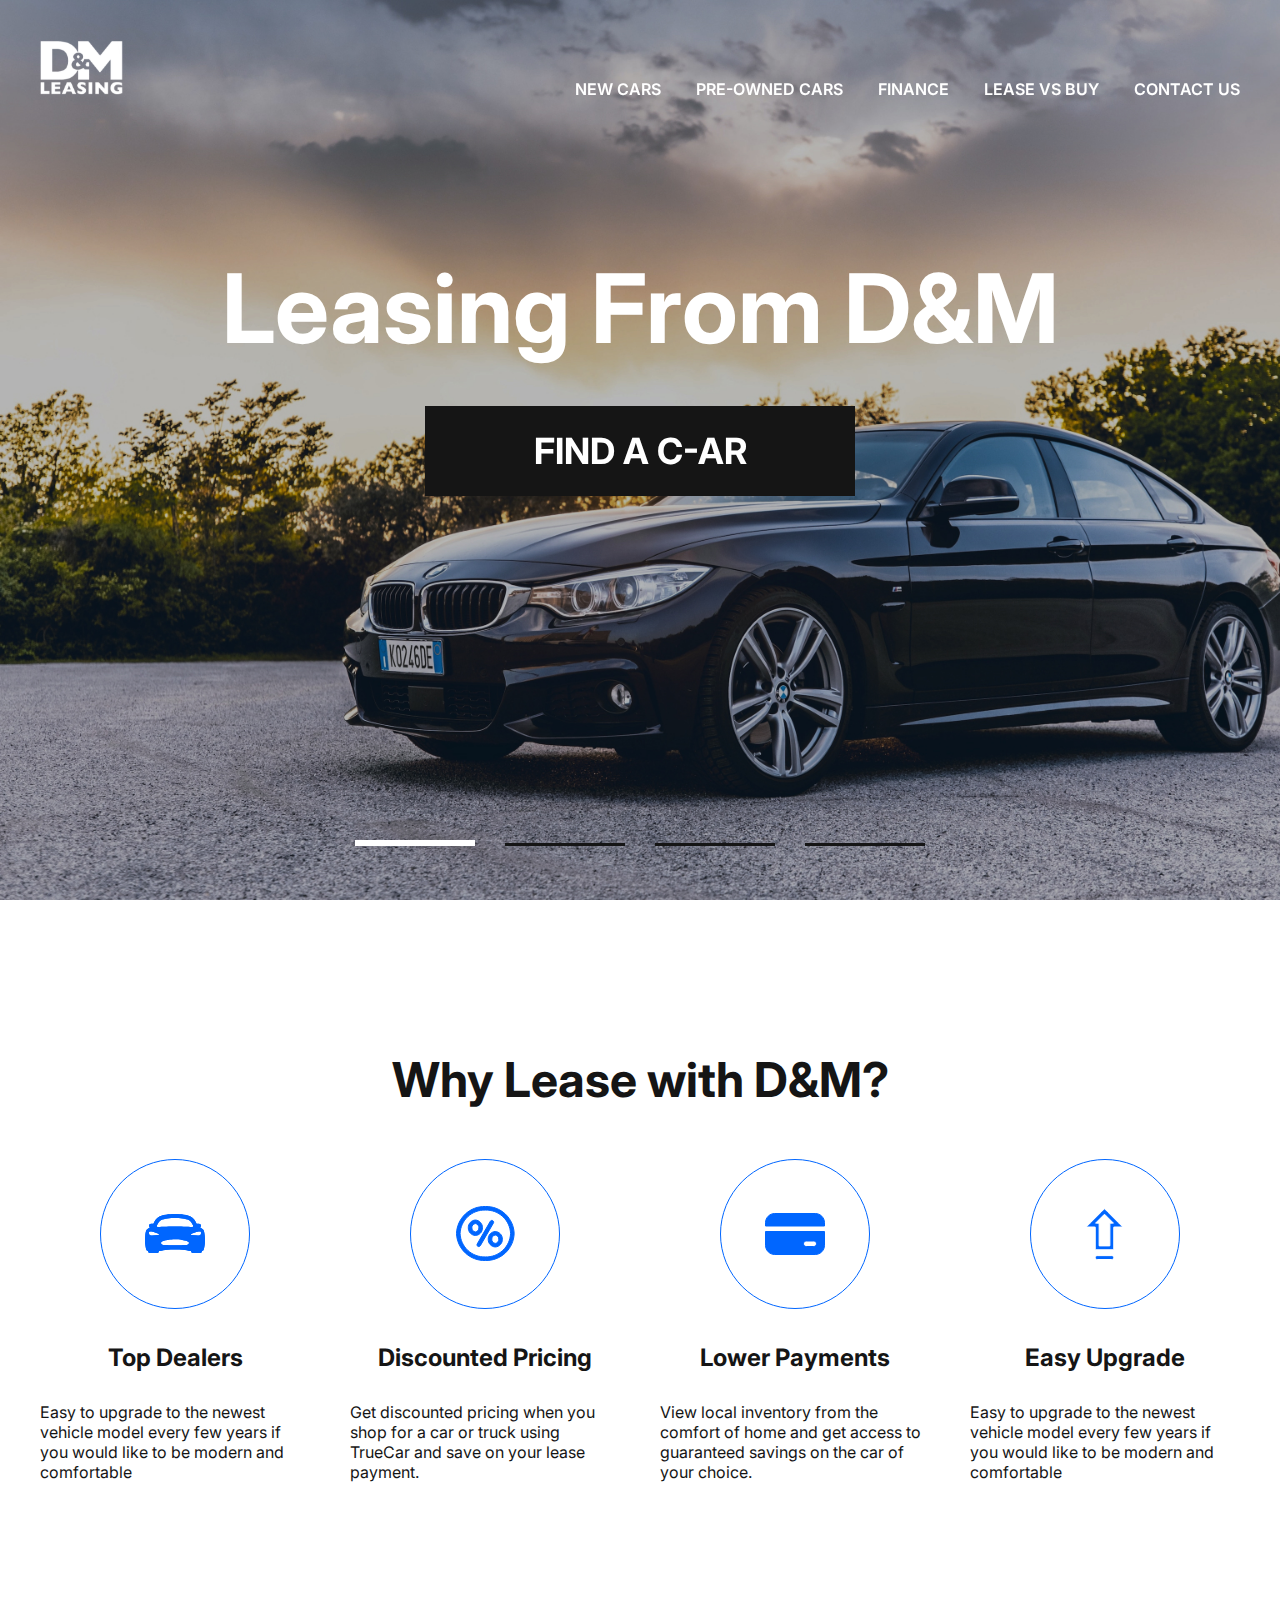
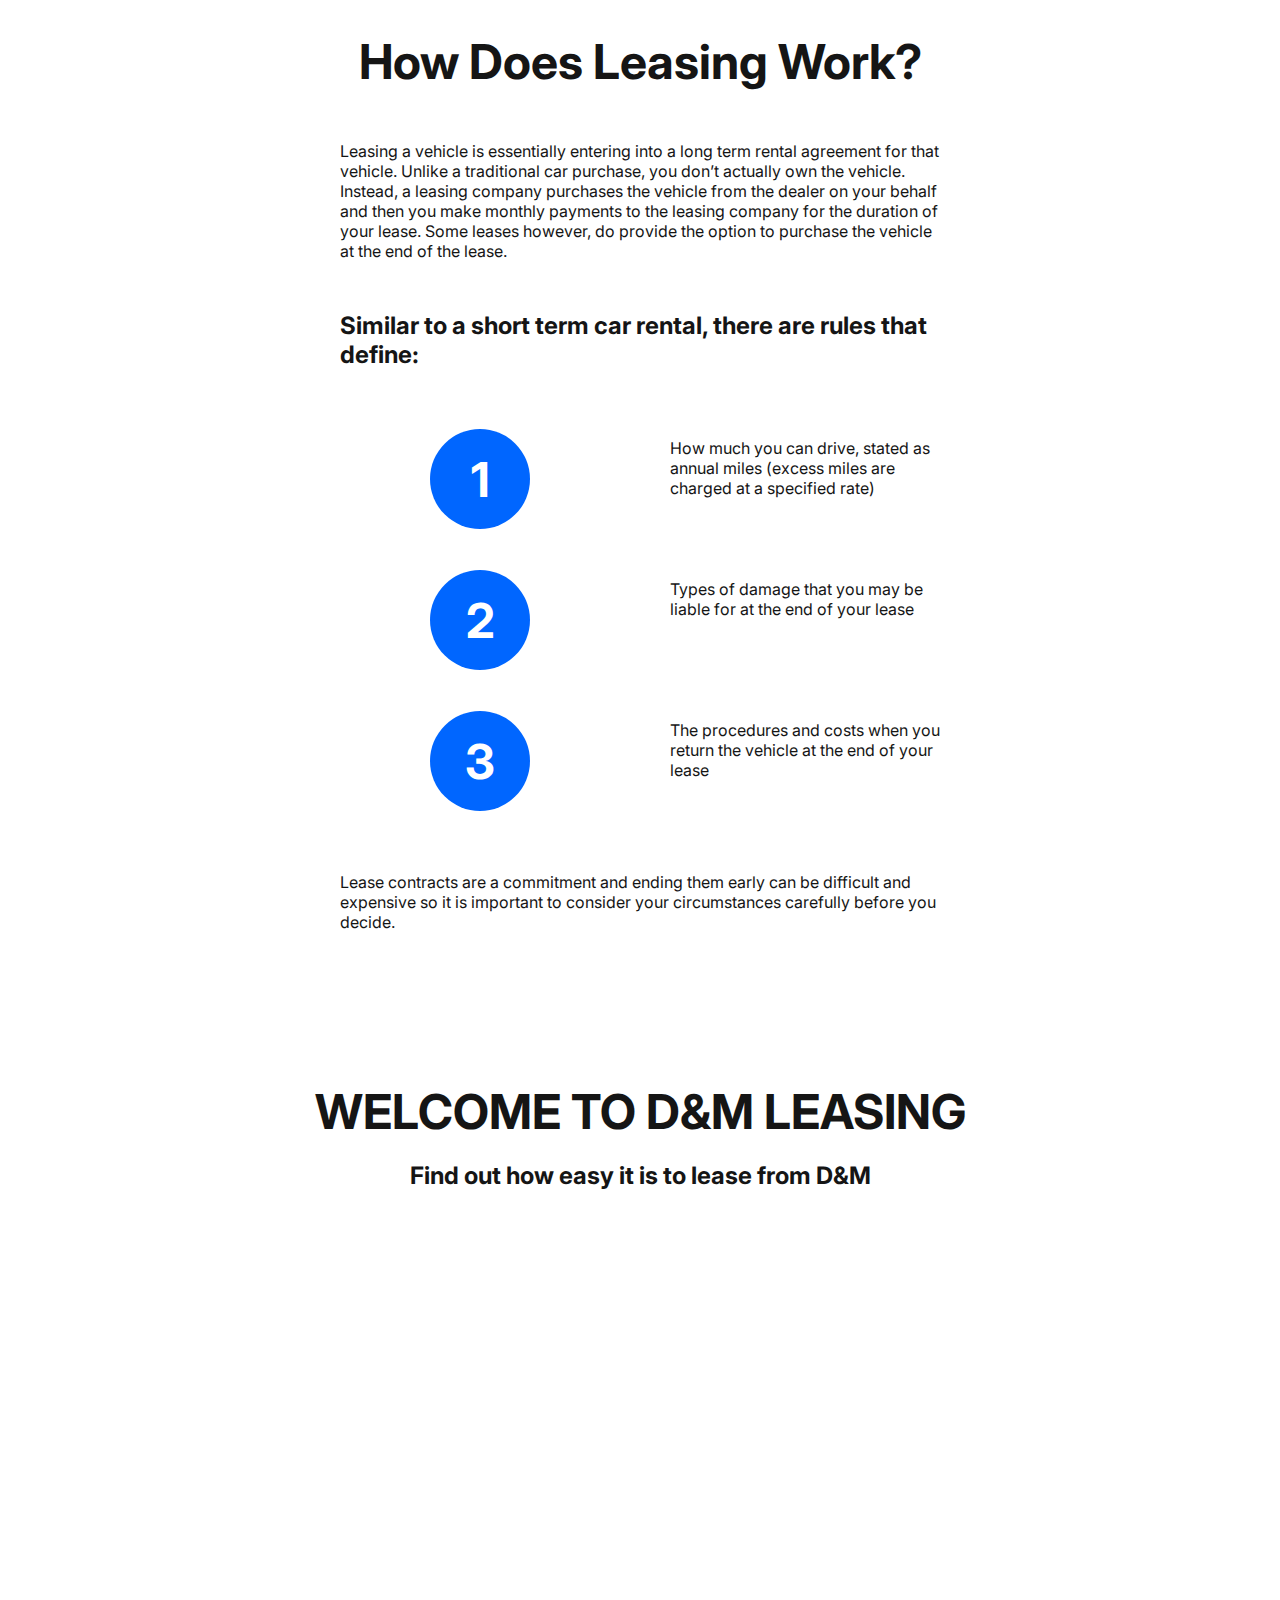
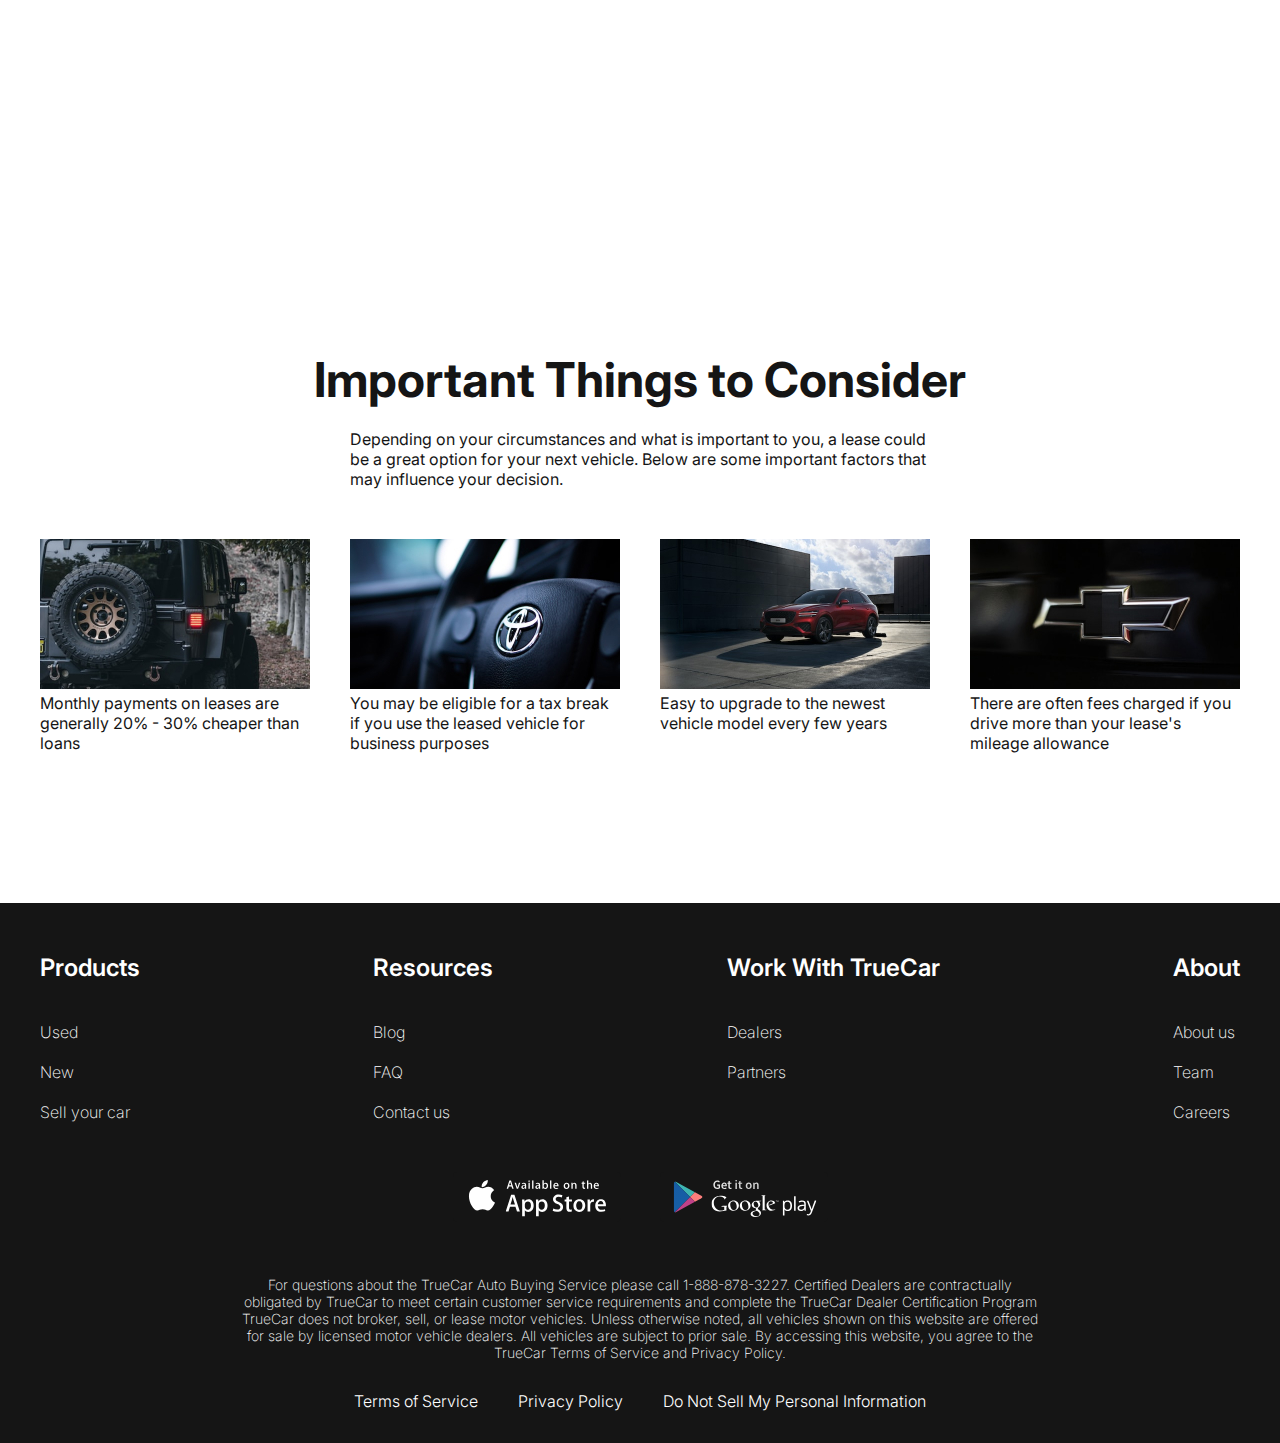
<file: index.html>
<!DOCTYPE html>
<html lang="en">

<head>
	<meta charset="UTF-8">
	<meta http-equiv="X-UA-Compatible" content="IE=edge">
	<link rel="stylesheet" href="https://cdn.jsdelivr.net/npm/swiper@9/swiper-bundle.min.css" />
	<meta name="viewport" content="width=device-width, initial-scale=1.0">
	<link href="https://fonts.googleapis.com/css?family=Inter:200,300,regular,500,600,700" rel="stylesheet" />
	<link rel="stylesheet" href="style/style.mini.css">
	<title>Document</title>
</head>
<body>
	<div class="wrapper">
		<header class="header header-main">
			<div class="container">
				<div class="header__inner">
					<a class="logo" href="index.html"><img class="logo__img" src="img/logo.svg" alt="logo"></a>
					<nav class="menu">
						<button class="menu__button">
							<span></span>
							<span></span>
							<span></span>
						</button>
						<ul class="menu__list">
							<li class="menu__item"><a class="menu__list-link" href="new-cars.html">NEW CARS</a></li>
							<li class="menu__item"><a class="menu__list-link" href="#">PRE-OWNED CARS</a></li>
							<li class="menu__item"><a class="menu__list-link" href="#">FINANCE</a></li>
							<li class="menu__item"><a class="menu__list-link" href="#">LEASE VS BUY</a></li>
							<li class="menu__item"><a class="menu__list-link" href="contact.html">CONTACT US</a></li>
						</ul>
					</nav>
				</div>
			</div>
		</header>
		<main class="main">
			<section class="top">
				<div class="container">
					<h1 class="title">Leasing From D&M</h1>
					<a class="top__link" href="#">FIND A C-AR</a>
				</div>
			</section>
			<div class="slider">
				<div class="swiper">
					<div class="swiper-wrapper">
						<div class="swiper-slide" style="background-image: url('img/slide-1.jpg');"></div>
						<div class="swiper-slide" style="background-image: url('img/slide-2.jpg');"></div>
						<div class="swiper-slide" style="background-image: url('img/slide-3.jpg');"></div>
						<div class="swiper-slide" style="background-image: url('img/slide-5.jpg');"></div>
					</div>
					<div class="swiper-pagination"></div>
				</div>
			</div>
			<section class="why-lease">
				<div class="container">
					<h2 class="section-title">
						Why Lease with D&M?
					</h2>
					<ul class="why-lease__list">
						<li class="why-lease__item">
							<img class="why-lease__item-img" src="img/car.svg" alt="">
							<h3 class="why-lease__item-title">
								Top Dealers
							</h3>
							<p class="why-lease__item-text">
								Easy to upgrade to the newest vehicle model every few years if you would like to be modern and
								comfortable
							</p>
						</li>
						<li class="why-lease__item">
							<img class="why-lease__item-img" src="img/discount.svg" alt="">
							<h3 class="why-lease__item-title">
								Discounted Pricing
							</h3>
							<p class="why-lease__item-text">
								Get discounted pricing when you shop for a car or truck using TrueCar and save on your lease payment.
							</p>
						</li>
						<li class="why-lease__item">
							<img class="why-lease__item-img" src="img/payment.svg" alt="">
							<h3 class="why-lease__item-title">
								Lower Payments
							</h3>
							<p class="why-lease__item-text">
								View local inventory from the comfort of home and get access to guaranteed savings on the car of your
								choice.
							</p>
						</li>
						<li class="why-lease__item">
							<img class="why-lease__item-img" src="img/upgrade.svg" alt="">
							<h3 class="why-lease__item-title">
								Easy Upgrade
							</h3>
							<p class="why-lease__item-text">
								Easy to upgrade to the newest vehicle model every few years if you would like to be modern and
								comfortable
							</p>
						</li>
					</ul>
				</div>
			</section>
			<section class="about">
				<div class="container">
					<div class="about__inner">
						<h2 class="section-title">
							How Does Leasing Work?
						</h2>
						<p class="about__text">
							Leasing a vehicle is essentially entering into a long term rental agreement for that vehicle. Unlike a
							traditional car purchase, you don’t actually own the vehicle. Instead, a leasing company purchases the
							vehicle from the dealer on your behalf and then you make monthly payments to the leasing company for the
							duration of your lease. Some leases however, do provide the option to purchase the vehicle at the end of
							the lease.
						</p>
						<h3 class="about__subtitle">
							Similar to a short term car rental, there are rules that define:
						</h3>
						<ol class="about__list">
							<li class="about__list-item">
								How much you can drive, stated as annual miles (excess miles are charged at a specified rate)
							</li>
							<li class="about__list-item">
								Types of damage that you may be liable for at the end of your lease
							</li>
							<li class="about__list-item">
								The procedures and costs when you return the vehicle at the end of your lease
							</li>
						</ol>
						<p class="about__text">
							Lease contracts are a commitment and ending them early can be difficult and expensive so it is important
							to consider your circumstances carefully before you decide.
						</p>
					</div>
				</div>
			</section>
			<section class="video">
				<div class="container">
					<h2 class="section-title">
						WELCOME TO D&M LEASING
					</h2>
					<h3 class="video__subtitle">
						Find out how easy it is to lease from D&M
					</h3>
					<iframe class="video__content" width="100%" height="560px" src="https://www.youtube.com/embed/lTRiuFIWV54" title="YouTube video player" frameborder="0" allow="accelerometer; autoplay; clipboard-write; encrypted-media; gyroscope; picture-in-picture; web-share" allowfullscreen></iframe>
				</div>
			</section>
			<section class="important">
				<div class="container">
					<h2 class="section-title">
						Important Things to Consider
					</h2>
					<p class="important__text">
						Depending on your circumstances and what is important to you, a lease could be a great option for your next
						vehicle. Below are some important factors that may influence your decision.
					</p>
					<ul class="important__list">
						<li class="important__list-item">
							<img class="important__list-img" src="img/important-1.jpg" alt="">
							<p class="important__list-text">
								Monthly payments on leases are generally 20% - 30% cheaper than loans
							</p>
						</li>
						<li class="important__list-item">
							<img class="important__list-img" src="img/important-2.jpg" alt="">
							<p class="important__list-text">
								You may be eligible for a tax break if you use the leased vehicle for business purposes
							</p>
						</li>
						<li class="important__list-item">
							<img class="important__list-img" src="img/important-3.jpg" alt="">
							<p class="important__list-text">
								Easy to upgrade to the newest vehicle model every few years
							</p>
						</li>
						<li class="important__list-item">
							<img class="important__list-img" src="img/important-4.jpg" alt="">
							<p class="important__list-text">
								There are often fees charged if you drive more than your lease's mileage allowance
							</p>
						</li>
					</ul>
				</div>
			</section>
		</main>
		<footer class="footer">
			<div class="container">
				<div class="footer__inner">
					<nav class="footer__menu">
						<ul class="footer__menu-list">
							<li class="footer__menu-item">
								<p class="footer__menu-title" href="#">Products</p>
							</li>
							<li class="footer__menu-item">
								<a class="footer__menu-link" href="#">Used</a>
							</li>
							<li class="footer__menu-item">
								<a class="footer__menu-link" href="#">New</a>
							</li>
							<li class="footer__menu-item">
								<a class="footer__menu-link" href="#">Sell your car</a>
							</li>
						</ul>
						<ul class="footer__menu-list">
							<li class="footer__menu-item">
								<p class="footer__menu-title" href="#">Resources</p>
							</li>
							<li class="footer__menu-item">
								<a class="footer__menu-link" href="#">Blog</a>
							</li>
							<li class="footer__menu-item">
								<a class="footer__menu-link" href="#">FAQ</a>
							</li>
							<li class="footer__menu-item">
								<a class="footer__menu-link" href="#">Contact us</a>
							</li>
						</ul>
						<ul class="footer__menu-list">
							<li class="footer__menu-item">
								<p class="footer__menu-title" href="#">Work With TrueCar</p>
							</li>
							<li class="footer__menu-item">
								<a class="footer__menu-link" href="#">Dealers</a>
							</li>
							<li class="footer__menu-item">
								<a class="footer__menu-link" href="#">Partners</a>
							</li>
						</ul>
						<ul class="footer__menu-list">
							<li class="footer__menu-item">
								<p class="footer__menu-title" href="#">About</p>
							</li>
							<li class="footer__menu-item">
								<a class="footer__menu-link" href="#">About us</a>
							</li>
							<li class="footer__menu-item">
								<a class="footer__menu-link" href="#">Team</a>
							</li>
							<li class="footer__menu-item">
								<a class="footer__menu-link" href="#">Careers</a>
							</li>
						</ul>
					</nav>
					<ul class="app">
						<li class="app__item">
							<a class="app__item-link" href="#">
								<img src="img/appstore.svg" alt="appstore">
							</a>
						</li>
						<li class="app__item">
							<a class="app__item-link" href="#">
								<img src="img/googleplay.svg" alt="googleplay">
							</a>
						</li>
					</ul>
					<div class="footer__copy">
						<p class="footer__copy-text">
							For questions about the TrueCar Auto Buying Service please call 1-888-878-3227.
							Certified Dealers are contractually obligated by TrueCar to meet certain customer service requirements and
							complete the TrueCar Dealer Certification Program
						</p>
						<p class="footer__copy-text">
							TrueCar does not broker, sell, or lease motor vehicles. Unless otherwise noted, all vehicles shown on this
							website are offered for sale by licensed motor vehicle dealers. All vehicles are subject to prior sale. By
							accessing this website, you agree to the TrueCar Terms of Service and Privacy Policy.
						</p>
					</div>
					<nav class="copy__nav">
						<ul class="copy__nav-list">
							<li class="copy__nav-item"><a class="copy__nav-link" href="#">Terms of Service</a></li>
							<li class="copy__nav-item"><a class="copy__nav-link" href="#">Privacy Policy</a></li>
							<li class="copy__nav-item"><a class="copy__nav-link" href="#">Do Not Sell My Personal Information</a></li>
						</ul>
					</nav>
				</div>
			</div>
		</footer>
	</div>
	<script src="https://cdn.jsdelivr.net/npm/swiper@9/swiper-bundle.min.js"></script>
	<script src="js/main.js"></script>
</body>
</html>
</file>
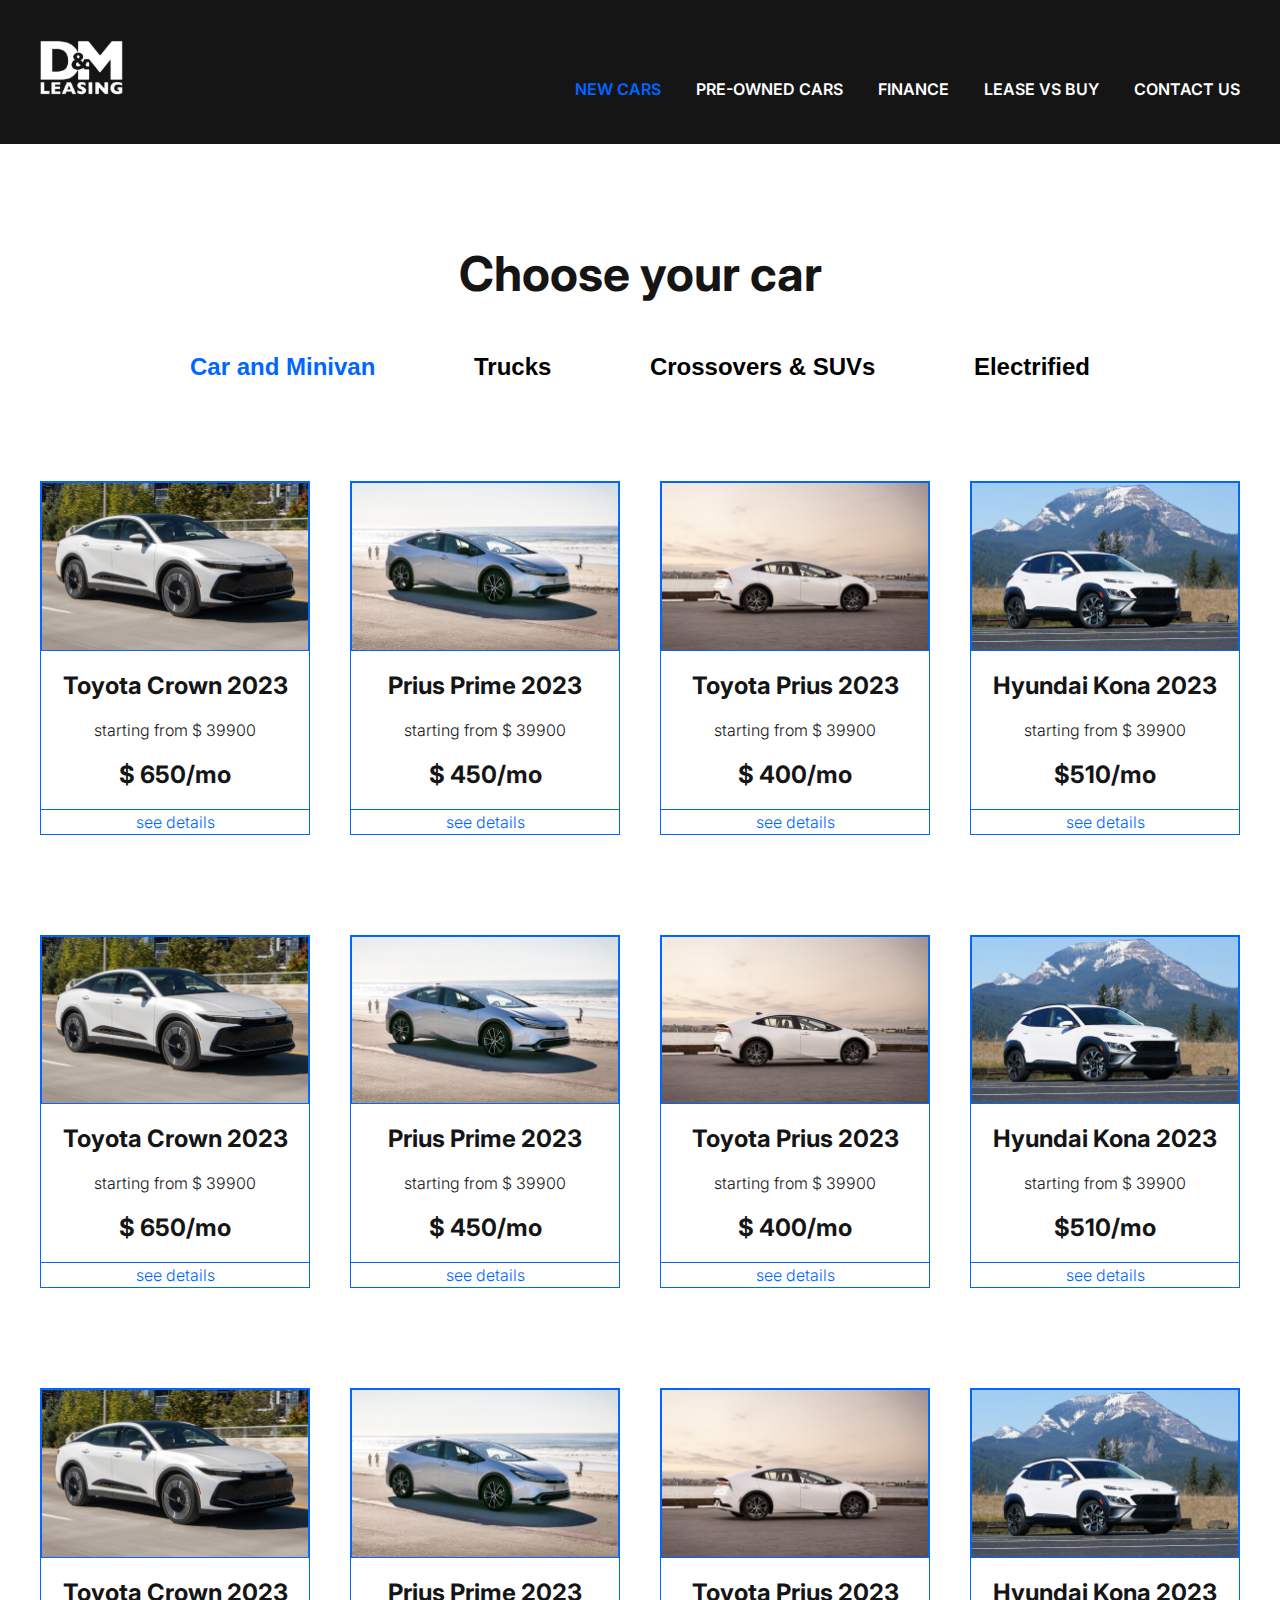
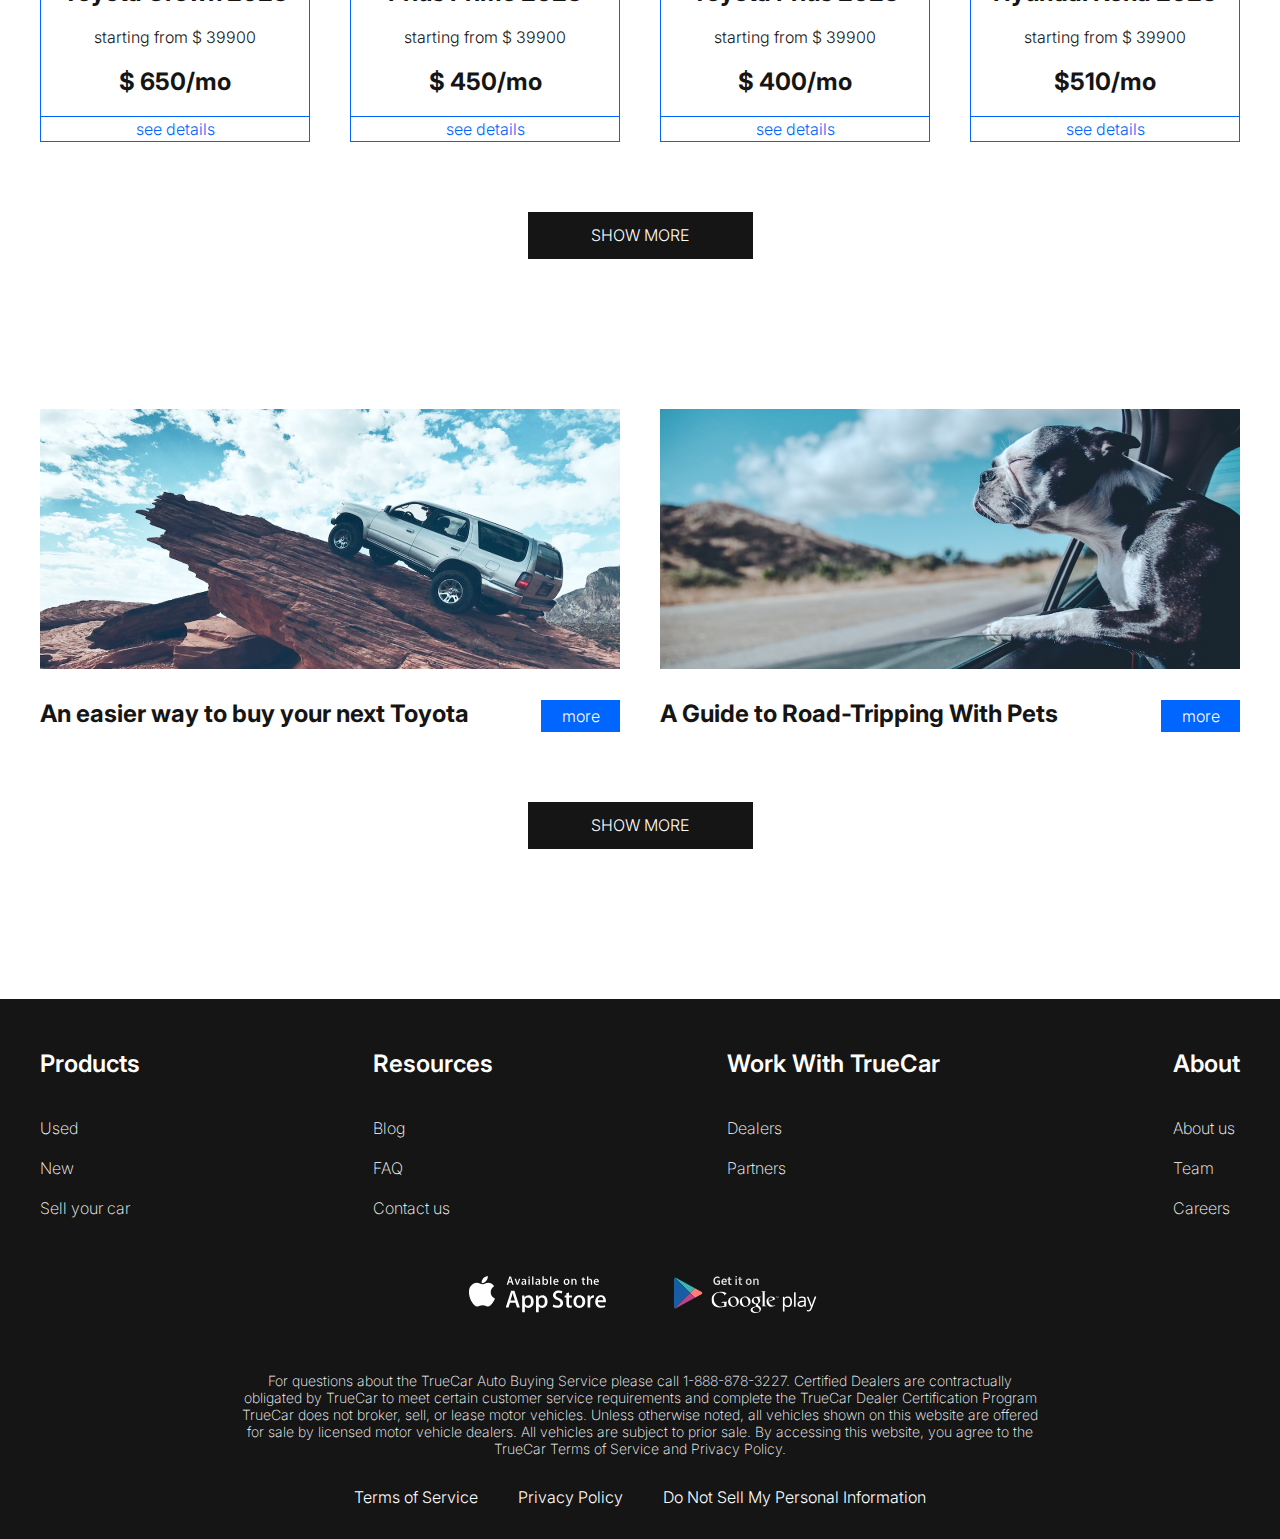
<file: new-cars.html>
<!DOCTYPE html>
<html lang="en">

<head>
	<meta charset="UTF-8">
	<meta http-equiv="X-UA-Compatible" content="IE=edge">
	<link rel="stylesheet" href="https://cdn.jsdelivr.net/npm/swiper@9/swiper-bundle.min.css" />
	<meta name="viewport" content="width=device-width, initial-scale=1.0">
	<link href="https://fonts.googleapis.com/css?family=Inter:200,300,regular,500,600,700" rel="stylesheet" />
	<link rel="stylesheet" href="style/style.mini.css">
	<title>Document</title>
</head>

<body>
	<div class="wrapper">
		<header class="header">
			<div class="container">
				<div class="header__inner">
					<a class="logo" href="index.html"><img class="logo__img" src="img/logo.svg" alt="logo"></a>
					<nav class="menu">
						<button class="menu__button">
							<span></span>
							<span></span>
							<span></span>
						</button>
						<ul class="menu__list">
							<li class="menu__item"><a class="menu__list-link menu__list-link--active" href="new-cars.html">NEW
									CARS</a></li>
							<li class="menu__item"><a class="menu__list-link" href="#">PRE-OWNED CARS</a></li>
							<li class="menu__item"><a class="menu__list-link" href="#">FINANCE</a></li>
							<li class="menu__item"><a class="menu__list-link" href="#">LEASE VS BUY</a></li>
							<li class="menu__item"><a class="menu__list-link" href="contact.html">CONTACT US</a></li>
						</ul>
					</nav>
				</div>
			</div>
		</header>
		<main class="main">
			<section class="choose">
				<div class="container">
					<h2 class="section-title">
						Choose your car
					</h2>
					<div class="tabs">
						<div class="tabs__btn">
							<button class="tabs__btn-item tabs__btn-item--active" data-button="content-1">
								Car and Minivan
							</button>
							<button class="tabs__btn-item" data-button="content-2">
								Trucks
							</button>
							<button class="tabs__btn-item" data-button="content-3">
								Crossovers & SUVs
							</button>
							<button class="tabs__btn-item" data-button="content-4">
								Electrified
							</button>
						</div>
						<div class="tabs__content">
							<div class="tabs__content-item tabs__content-item--active" id="content-1">
								<div class="card">
									<img class="card__img" src="img/card-1.jpg" alt="card">
									<h4 class="card__title">Toyota Crown 2023</h4>
									<p class="card__text">starting from $ 39900</p>
									<p class="card__price">$ 650/mo</p>
									<a class="card__link" href="#">see details</a>
								</div>
								<div class="card">
									<img class="card__img" src="img/card-2.jpg" alt="card">
									<h4 class="card__title">Prius Prime 2023</h4>
									<p class="card__text">starting from $ 39900</p>
									<p class="card__price">$ 450/mo</p>
									<a class="card__link" href="#">see details</a>
								</div>
								<div class="card">
									<img class="card__img" src="img/card-3.jpg" alt="card">
									<h4 class="card__title">Toyota Prius 2023</h4>
									<p class="card__text">starting from $ 39900</p>
									<p class="card__price">$ 400/mo</p>
									<a class="card__link" href="#">see details</a>
								</div>
								<div class="card">
									<img class="card__img" src="img/card-4.jpg" alt="card">
									<h4 class="card__title">Hyundai Kona 2023</h4>
									<p class="card__text">starting from $ 39900</p>
									<p class="card__price">$510/mo</p>
									<a class="card__link" href="#">see details</a>
								</div>
								<div class="card">
									<img class="card__img" src="img/card-1.jpg" alt="card">
									<h4 class="card__title">Toyota Crown 2023</h4>
									<p class="card__text">starting from $ 39900</p>
									<p class="card__price">$ 650/mo</p>
									<a class="card__link" href="#">see details</a>
								</div>
								<div class="card">
									<img class="card__img" src="img/card-2.jpg" alt="card">
									<h4 class="card__title">Prius Prime 2023</h4>
									<p class="card__text">starting from $ 39900</p>
									<p class="card__price">$ 450/mo</p>
									<a class="card__link" href="#">see details</a>
								</div>
								<div class="card">
									<img class="card__img" src="img/card-3.jpg" alt="card">
									<h4 class="card__title">Toyota Prius 2023</h4>
									<p class="card__text">starting from $ 39900</p>
									<p class="card__price">$ 400/mo</p>
									<a class="card__link" href="#">see details</a>
								</div>
								<div class="card">
									<img class="card__img" src="img/card-4.jpg" alt="card">
									<h4 class="card__title">Hyundai Kona 2023</h4>
									<p class="card__text">starting from $ 39900</p>
									<p class="card__price">$510/mo</p>
									<a class="card__link" href="#">see details</a>
								</div>
								<div class="card">
									<img class="card__img" src="img/card-1.jpg" alt="card">
									<h4 class="card__title">Toyota Crown 2023</h4>
									<p class="card__text">starting from $ 39900</p>
									<p class="card__price">$ 650/mo</p>
									<a class="card__link" href="#">see details</a>
								</div>
								<div class="card">
									<img class="card__img" src="img/card-2.jpg" alt="card">
									<h4 class="card__title">Prius Prime 2023</h4>
									<p class="card__text">starting from $ 39900</p>
									<p class="card__price">$ 450/mo</p>
									<a class="card__link" href="#">see details</a>
								</div>
								<div class="card">
									<img class="card__img" src="img/card-3.jpg" alt="card">
									<h4 class="card__title">Toyota Prius 2023</h4>
									<p class="card__text">starting from $ 39900</p>
									<p class="card__price">$ 400/mo</p>
									<a class="card__link" href="#">see details</a>
								</div>
								<div class="card">
									<img class="card__img" src="img/card-4.jpg" alt="card">
									<h4 class="card__title">Hyundai Kona 2023</h4>
									<p class="card__text">starting from $ 39900</p>
									<p class="card__price">$510/mo</p>
									<a class="card__link" href="#">see details</a>
								</div>
							</div>
							<div class="tabs__content-item" id="content-2">
								2
							</div>
							<div class="tabs__content-item" id="content-3">
								3
							</div>
							<div class="tabs__content-item" id="content-4">
								4
							</div>
						</div>
						<a class="showmore__link" href="#">SHOW MORE</a>
					</div>
			</section>
			<section class="blog">
				<div class="container">
					<div class="blog__items">
						<div class="blog__item">
							<img class="blog__item-img" src="img/blog-1.jpg" alt="img">
							<h4 class="blog__item-title">
								An easier way to buy your next Toyota
							</h4>
							<a class="blog__item-link" href="#">
								more
							</a>
						</div>
						<div class="blog__item">
							<img class="blog__item-img" src="img/blog-2.jpg" alt="img">
							<h4 class="blog__item-title">
								A Guide to Road-Tripping With Pets
							</h4>
							<a class="blog__item-link" href="#">
								more
							</a>
						</div>
					</div>
					<a class="showmore__link" href="#">SHOW MORE</a>
				</div>
			</section>
		</main>
		<footer class="footer">
			<div class="container">
				<div class="footer__inner">
					<nav class="footer__menu">
						<ul class="footer__menu-list">
							<li class="footer__menu-item">
								<p class="footer__menu-title" href="#">Products</p>
							</li>
							<li class="footer__menu-item">
								<a class="footer__menu-link" href="#">Used</a>
							</li>
							<li class="footer__menu-item">
								<a class="footer__menu-link" href="#">New</a>
							</li>
							<li class="footer__menu-item">
								<a class="footer__menu-link" href="#">Sell your car</a>
							</li>
						</ul>
						<ul class="footer__menu-list">
							<li class="footer__menu-item">
								<p class="footer__menu-title" href="#">Resources</p>
							</li>
							<li class="footer__menu-item">
								<a class="footer__menu-link" href="#">Blog</a>
							</li>
							<li class="footer__menu-item">
								<a class="footer__menu-link" href="#">FAQ</a>
							</li>
							<li class="footer__menu-item">
								<a class="footer__menu-link" href="#">Contact us</a>
							</li>
						</ul>
						<ul class="footer__menu-list">
							<li class="footer__menu-item">
								<p class="footer__menu-title" href="#">Work With TrueCar</p>
							</li>
							<li class="footer__menu-item">
								<a class="footer__menu-link" href="#">Dealers</a>
							</li>
							<li class="footer__menu-item">
								<a class="footer__menu-link" href="#">Partners</a>
							</li>
						</ul>
						<ul class="footer__menu-list">
							<li class="footer__menu-item">
								<p class="footer__menu-title" href="#">About</p>
							</li>
							<li class="footer__menu-item">
								<a class="footer__menu-link" href="#">About us</a>
							</li>
							<li class="footer__menu-item">
								<a class="footer__menu-link" href="#">Team</a>
							</li>
							<li class="footer__menu-item">
								<a class="footer__menu-link" href="#">Careers</a>
							</li>
						</ul>
					</nav>
					<ul class="app">
						<li class="app__item">
							<a class="app__item-link" href="#">
								<img src="img/appstore.svg" alt="appstore">
							</a>
						</li>
						<li class="app__item">
							<a class="app__item-link" href="#">
								<img src="img/googleplay.svg" alt="googleplay">
							</a>
						</li>
					</ul>
					<div class="footer__copy">
						<p class="footer__copy-text">
							For questions about the TrueCar Auto Buying Service please call 1-888-878-3227.
							Certified Dealers are contractually obligated by TrueCar to meet certain customer service requirements and
							complete the TrueCar Dealer Certification Program
						</p>
						<p class="footer__copy-text">
							TrueCar does not broker, sell, or lease motor vehicles. Unless otherwise noted, all vehicles shown on this
							website are offered for sale by licensed motor vehicle dealers. All vehicles are subject to prior sale. By
							accessing this website, you agree to the TrueCar Terms of Service and Privacy Policy.
						</p>
					</div>
					<nav class="copy__nav">
						<ul class="copy__nav-list">
							<li class="copy__nav-item"><a class="copy__nav-link" href="#">Terms of Service</a></li>
							<li class="copy__nav-item"><a class="copy__nav-link" href="#">Privacy Policy</a></li>
							<li class="copy__nav-item"><a class="copy__nav-link" href="#">Do Not Sell My Personal Information</a></li>
						</ul>
					</nav>
				</div>
			</div>
		</footer>
	</div>
	<script src="js/main.js"></script>
</body>

</html>
</file>
<file: style/style.mini.css>
*,*:after,*:before{box-sizing:inherit;margin:0;padding:0}html{box-sizing:border-box}ul,ol{list-style:none}a{text-decoration:none;color:inherit;cursor:pointer}body{margin:0;padding:0;font-family:"Inter";color:#151515}.section-title{font-size:3rem;text-align:center}.wrapper{min-height:100vh;display:flex;flex-direction:column}.container{max-width:1230px;margin:0 auto;padding:0 15px}.header{color:#fff;background-color:#151515}.header__inner{padding-top:40px;padding-bottom:45px;display:flex;justify-content:space-between;align-items:baseline}.header-main{background-color:transparent;position:absolute;z-index:10;left:0;right:0}.menu__button{width:30px;height:30px;display:flex;flex-direction:column;justify-content:space-between;padding:0;border:none;background-color:transparent;cursor:pointer;display:none}.menu__button span{height:2px;background-color:#fff;width:100%}.menu__list{display:flex;gap:35px;font-weight:600;font-size:1rem}.footer{background-color:#151515;color:#fff}.footer__inner{padding:50px 0 32px}
.footer__menu{display:flex;justify-content:space-between;align-items:flex-start}.footer__menu-list{max-width:225px;display:flex;flex-direction:column;gap:20px}.footer__menu-title{font-weight:600;font-size:1.5rem;padding-bottom:20px}.footer__menu-item{font-weight:200;font-size:1rem}.footer__copy{display:flex;flex-direction:column;text-align:center;margin:0 auto;max-width:800px}.footer__copy-text{font-weight:200;font-size:.875rem}.menu__list-link--active{color:#06f}.app{display:flex;justify-content:center;gap:39px;padding:50px 0}.copy__nav-list{display:flex;gap:40px;font-size:1em;font-weight:300;justify-content:center;padding-top:30px}.top{position:absolute;z-index:5;left:0;right:0;color:#fff;text-align:center;padding-bottom:50px;padding-top:250px}.top__link{background-color:#151515;padding:23px;font-weight:700;font-size:36px;display:inline-block;max-width:430px;width:100%;text-transform:uppercase}.title{padding-bottom:40px;font-size:96px;font-weight:700}.main{flex-grow:1}.swiper-slide{min-height:100vh;background-repeat:no-repeat;background-position:center center;background-size:cover}
.swiper-pagination-bullet{width:120px;height:3px;background-color:#151515;border-radius:0;opacity:1;margin:0 15px !important}.swiper-pagination-bullet-active{width:120px;height:6px;background-color:#fff;border-radius:0}.swiper-pagination-bullets.swiper-pagination-horizontal{bottom:50px}.why-lease{padding:150px 0;text-align:center}.why-lease__list{margin-top:50px;display:grid;grid-template-columns:repeat(4,1fr);gap:40px;text-align:center}.why-lease__item-title{margin:30px 0;font-size:1.5em;font-weight:700}.why-lease__item-text{font-weight:400;text-align:left}.about{padding-bottom:100px}.about__inner{max-width:600px;margin:0 auto}.about__list{padding-bottom:20px;counter-reset:myCounter}.about__list-item{width:270px;position:relative;margin-left:auto;box-sizing:content-box;padding:19px 0 19px 240px;min-height:63px}.about__list-item:before{counter-increment:myCounter;content:counter(myCounter);display:inline-block;position:absolute;background-color:#06f;font-size:3rem;color:#fff;width:100px;height:100px;display:flex;justify-content:center;align-items:center;border-radius:50%;font-weight:700;left:0;top:10px}
.about__text{margin:50px 0}.about__subtitle{font-size:1.5rem;font-weight:700;padding-bottom:50px}.about__list-item+.about__list-item{margin-top:40px}.video{padding-bottom:150px}.video .section-title{padding-bottom:20px}.video__subtitle{font-size:1.5rem;text-align:center;font-weight:700;padding-bottom:50px}.video__content{display:block;margin:0 auto}.important{padding-bottom:150px}.important__text{text-align:left;max-width:580px;display:block;margin:0 auto;padding:20px 0 50px}.important__list{display:grid;grid-template-columns:repeat(4,1fr);gap:40px}.important__list-text{max-width:100%}.contacts{padding:100px 0 150px}.contacts__text{padding:20px 100px 50px;font-size:1.5rem;font-weight:700;text-align:center}.form{max-width:580px;margin:0 auto;display:flex;justify-content:space-between;flex-wrap:wrap}.form__textarea{width:100%;resize:none;padding:28px 20px;height:290px;border:1px solid #06f;margin-bottom:50px;font-family:"Inter",sans-serif;font-size:16px;color:#151515;font-weight:400;line-height:1.3}
.form__textarea:focus{outline:none}.form__textarea::-moz-placeholder{font-family:"Inter",sans-serif;font-size:16px;font-weight:400;opacity:.5;color:#151515;line-height:1.3}.form__textarea::placeholder{font-family:"Inter",sans-serif;font-size:16px;font-weight:400;opacity:.5;color:#151515;line-height:1.3}.form__input{width:270px;padding:18px 20px;display:inline-block;border:1px solid #06f;margin-bottom:50px;font-family:"Inter",sans-serif;font-size:16px;color:#151515;font-weight:400;line-height:1.3}.form__input:focus{outline:none}.form__input::-moz-placeholder{font-family:"Inter",sans-serif;font-size:16px;font-weight:400;opacity:.5;color:#151515;line-height:1.3}.form__input::placeholder{font-family:"Inter",sans-serif;font-size:16px;font-weight:400;opacity:.5;color:#151515;line-height:1.3}.form__button{border:none;color:#fff;background-color:#151515;padding:13px 61px;margin:0 auto;text-transform:uppercase;line-height:1.3;font-family:"Inter",sans-serif;font-size:16px;cursor:pointer;font-weight:300}
.blog{padding-bottom:150px}.blog__items{display:grid;grid-template-columns:repeat(2,1fr);gap:40px;margin-bottom:70px}.blog__item{display:flex;justify-content:space-between;flex-wrap:wrap;align-items:baseline}.blog__item-img{width:100%;margin-bottom:30px}.blog__item-title{font-size:1.5rem;font-weight:700;flex-basis:446px}.blog__item-link{color:#fff;padding:4px 20.5px;background-color:#06f;font-weight:300;line-height:1.5}.showmore__link{text-transform:uppercase;background-color:#151515;font-weight:300;padding:13px;color:#fff;width:225px;margin:0 auto;text-align:center;display:block;line-height:1.3}.choose{padding:100px 0 150px}.choose .section-title{padding-bottom:50px}.tabs__btn{padding:0 150px 100px;display:flex;flex-wrap:wrap;justify-content:space-between;gap:80px}.tabs__btn-item{background-color:transparent;font-size:1.5rem;font-weight:700;border:none;cursor:pointer;padding:0}.tabs__btn-item--active{color:#06f}.tabs__content{text-align:center;margin-bottom:70px}.tabs__content-item{display:none;grid-template-columns:repeat(4,1fr);gap:100px 40px;grid-template-rows:auto}
.tabs__content-item.tabs__content-item--active{display:grid}.card{border:1px solid #06f}.card__img{margin-bottom:20px;display:block;width:100%}.card__title{margin-bottom:20px;font-size:1.5rem;font-weight:700}.card__text{font-weight:300;margin-bottom:20px}.card__price{font-weight:700;margin-bottom:20px;font-size:1.5rem}.card__link{color:#06f;font-weight:300;border-top:#06f 1px solid;width:100%;display:inline-block;padding:2px}@media (max-width:1180px){.tabs__content-item{grid-template-columns:repeat(3,1fr)}.title{font-size:82px}.important__list{gap:30px 20px}.important__list-img{width:100%}}@media (max-width:1040px){.video__content{width:100%}.tabs__btn{padding:0 0 50px;gap:20px}}@media (max-width:860px){.header__inner{align-items:center}.menu__button{display:flex}.menu__button,.logo{position:relative;z-index:10}.menu__list{position:absolute;background-color:#151515;flex-direction:column;z-index:5;top:0;right:0;left:0;bottom:0;align-items:center;height:100vh;padding-top:130px;font-size:1.5rem;gap:50px;transform:translateX(-100%)}
.menu__list.menu__list--active{transform:translateX(0%)}.important__list{grid-template-columns:repeat(2,1fr)}.why-lease__list{grid-template-columns:repeat(2,1fr)}.tabs__content-item{grid-template-columns:repeat(2,1fr)}}@media (max-width:780px){.title{font-size:70px}}@media (max-width:768px){.title{font-size:62px}.top__link{width:290px;font-size:1.5rem}.top__link{max-width:360px;font-size:28px;padding:16px}.swiper-pagination-bullet{width:60px}.swiper-pagination-bullet-active{height:4px}.video__content{height:400px}.footer__menu{display:grid;grid-template-columns:repeat(2,1fr);margin-bottom:50px;gap:40px}.footer__menu-title{padding-bottom:10px}.footer__menu-list{gap:10px}.tabs__btn-item{font-size:20px}}@media (max-width:670px){.footer__copy{gap:10px}.section-title{font-size:42px}.title{font-size:48px}.top__link{width:250px;font-size:1rem}}@media (max-width:650px){.tabs__content-item{grid-template-columns:1fr}.tabs__btn-item{font-size:18px}.blog__items{grid-template-columns:repeat(1,1fr)}.blog__item-title{font-size:20px}
}@media (max-width:600px){.section-title{font-size:38px}.contacts__text{font-weight:600;font-size:20px}.form__input{width:100%;margin-bottom:20px}}@media (max-width:555px){.blog__item-title{padding-bottom:15px}.blog__item-link{margin-left:auto}.tabs__btn{flex-direction:column}.choose{padding:50px 0}.contacts__text{padding:20px 40px 40px;font-size:16px}}@media (max-width:530px){.section-title{font-size:32px}.important__list{grid-template-columns:1fr}.about__list-item{padding-left:150px}.about__list-item:before{font-size:2rem;width:75px;height:75px}}@media (max-width:445px){.title{font-size:42px}.top{padding-top:180px}.why-lease__list{grid-template-columns:1fr}.about__list-item{max-width:200px;padding-left:120px}.app{flex-direction:column;align-items:center}.contacts__text{padding:20px 20px 40px}}@media (max-width:400px){.form__button{padding:10px 40px}.showmore__link{padding:10px;width:200px}.blog__item-title{font-size:16px}}@media (max-width:365px){.section-title{font-size:28px}.swiper-pagination-bullet{width:50px}
}@media (max-width:350px){.about__list-item{padding-left:75px}.about__list-item:before{font-size:1.5rem;height:60px;width:60px}}
</file>
